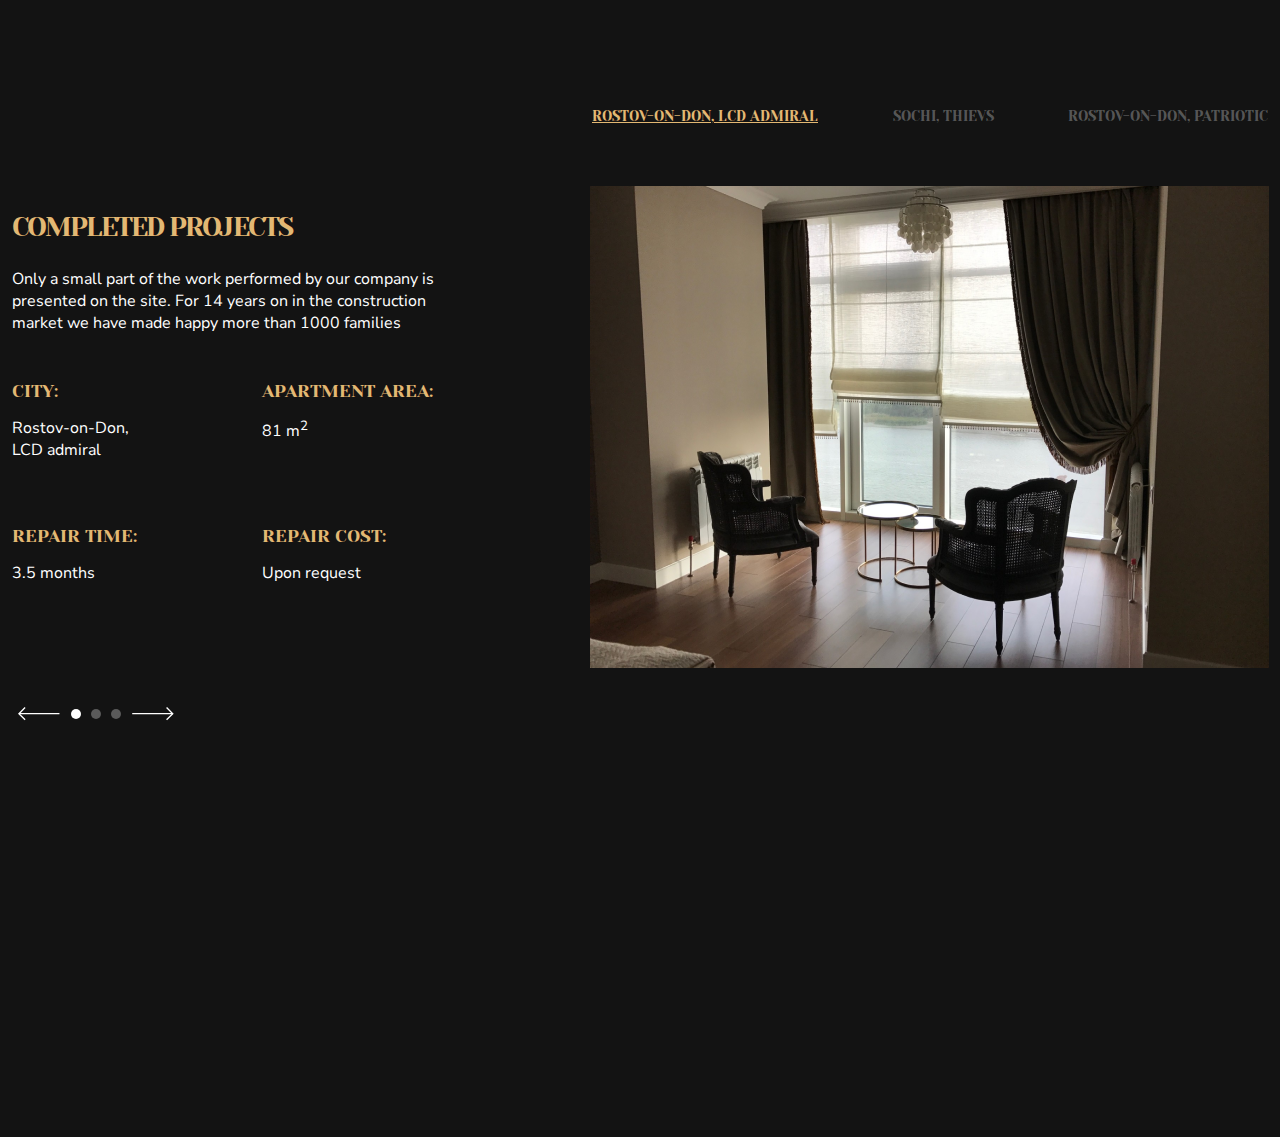
<file: index.html>
<html>
  <head>
    <title>JS Слайдер</title>
    <link rel="stylesheet" href="styles.css">
  </head>
  <body>
    <main>
      <section class="slider">
        <div class="container projects-container slider">
          <div class="slider-links"></div>
            <div class="slider-links"></div>
            <div class="wrapper">
                <div class="projects-desc">
                    <h2 class="title projects-title">Completed projects</h2>
                    <p class="txt projects-txt">Only a small part of the work performed by our company is presented on the site. For 14 years on in the construction market we have made happy more than 1000 families</p>
                    <div class="info-wrap">
                        <div class="info-piece"> 
                            <h3 class="title info-title">City:</h3>
                            <p class="city js-title"></p>
                        </div>
                        <div class="info-piece">
                            <h3 class="title info-title">Apartment area:</h3>
                            <p class="area js-title"></p>
                        </div>
                        <div class="info-piece">
                            <h3 class="title info-title">Repair time:</h3>
                            <p class="time js-title"></p>
                        </div>
                        <div class="info-piece">
                            <h3 class="title info-title">Repair cost:</h3>
                            <p class="cost js-title"></p>
                        </div>
                    </div>
                </div>
                <div class="slider-images"></div>
            </div>
        <div class="slider-nav">
          <button class="slider-arrow left"><svg width="42" height="14" viewBox="0 0 42 14" fill="none" xmlns="http://www.w3.org/2000/svg">
            <path fill-rule="evenodd" clip-rule="evenodd" d="M6.63807 13.2761L2.29917e-05 6.63808L6.63807 3.80641e-05L7.58563 0.947606L1.89516 6.63808L7.58563 12.3286L6.63807 13.2761Z" fill="white"/>
            <path fill-rule="evenodd" clip-rule="evenodd" d="M0.947579 5.96828L41.4556 5.96829L41.4556 7.30835L0.947578 7.30834L0.947579 5.96828Z" fill="white"/>
            </svg></button>
          <div class="slider-dots"></div>
          <button class="slider-arrow right"><svg width="42" height="14" viewBox="0 0 42 14" fill="none" xmlns="http://www.w3.org/2000/svg">
            <path fill-rule="evenodd" clip-rule="evenodd" d="M35.0451 0L41.6831 6.63804L35.0451 13.2761L34.0975 12.3285L39.788 6.63804L34.0975 0.947567L35.0451 0Z" fill="white"/>
            <path fill-rule="evenodd" clip-rule="evenodd" d="M40.7356 7.30784L0.227569 7.30784L0.22757 5.96777L40.7356 5.96778L40.7356 7.30784Z" fill="white"/>
            </svg></button>
        </div>
      </section>
    </main>
    <script src="script.js"></script>
  </body>
</html>
</file>
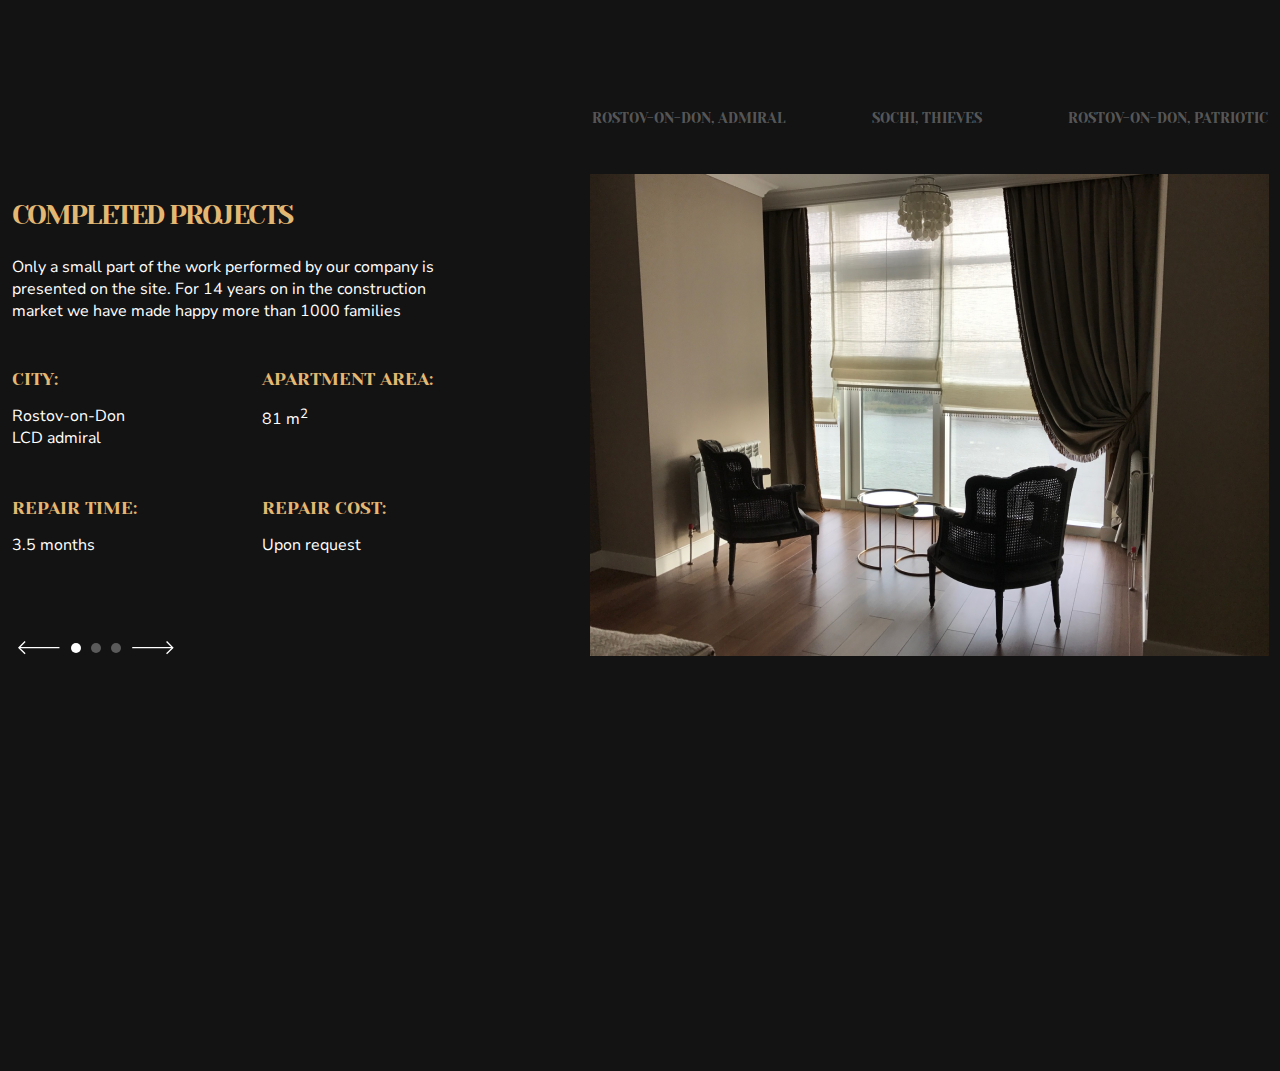
<file: test-index.html>
<html>
  <head>
    <title>Практическое задание: слайдер с фото</title>
    <link rel="stylesheet" href="test-css.css">
  </head>
  <body>
    <main>
      <section class="slider">
        <div class="container projects-container slider">
            <ul class="list first-item projects-list">
                <li><a href="#" class="link projects-link first">Rostov-on-Don, Admiral</a></li>
                <li><a href="#" class="link projects-link second">Sochi, Thieves</a></li>
                <li><a href="#" class="link projects-link third">Rostov-on-Don, Patriotic</a></li> 
            </ul> 
            <div class="slider-links"></div>
            <div class="wrapper">
                <div class="projects-desc">
                    <h2 class="title projects-title">Completed projects</h2>
                    <p class="txt projects-txt">Only a small part of the work performed by our company is presented on the site. For 14 years on in the construction market we have made happy more than 1000 families</p>
                    <div class="info-wrap">
                        <div class="info-piece city"> 
                            <h3 class="title info-title">City:</h3>
                        </div>
                        <div class="info-piece area">
                            <h3 class="title info-title">Apartment area:</h3>
                        </div>
                        <div class="info-piece time">
                            <h3 class="title info-title">Repair time:</h3>
                        </div>
                        <div class="info-piece cost">
                            <h3 class="title info-title">Repair cost:</h3>
                        </div>
                    </div>
                </div>
                <div class="slider-images"></div>
            </div>
        <div class="slider-nav">
          <button class="slider-arrow left"><svg width="42" height="14" viewBox="0 0 42 14" fill="none" xmlns="http://www.w3.org/2000/svg">
            <path fill-rule="evenodd" clip-rule="evenodd" d="M6.63807 13.2761L2.29917e-05 6.63808L6.63807 3.80641e-05L7.58563 0.947606L1.89516 6.63808L7.58563 12.3286L6.63807 13.2761Z" fill="white"/>
            <path fill-rule="evenodd" clip-rule="evenodd" d="M0.947579 5.96828L41.4556 5.96829L41.4556 7.30835L0.947578 7.30834L0.947579 5.96828Z" fill="white"/>
            </svg></button>
          <div class="slider-dots"></div>
          <button class="slider-arrow right"><svg width="42" height="14" viewBox="0 0 42 14" fill="none" xmlns="http://www.w3.org/2000/svg">
            <path fill-rule="evenodd" clip-rule="evenodd" d="M35.0451 0L41.6831 6.63804L35.0451 13.2761L34.0975 12.3285L39.788 6.63804L34.0975 0.947567L35.0451 0Z" fill="white"/>
            <path fill-rule="evenodd" clip-rule="evenodd" d="M40.7356 7.30784L0.227569 7.30784L0.22757 5.96777L40.7356 5.96778L40.7356 7.30784Z" fill="white"/>
            </svg></button>
        </div>
      </section>
    </main>
    <script src="test-js.js"></script>
  </body>
</html>
</file>
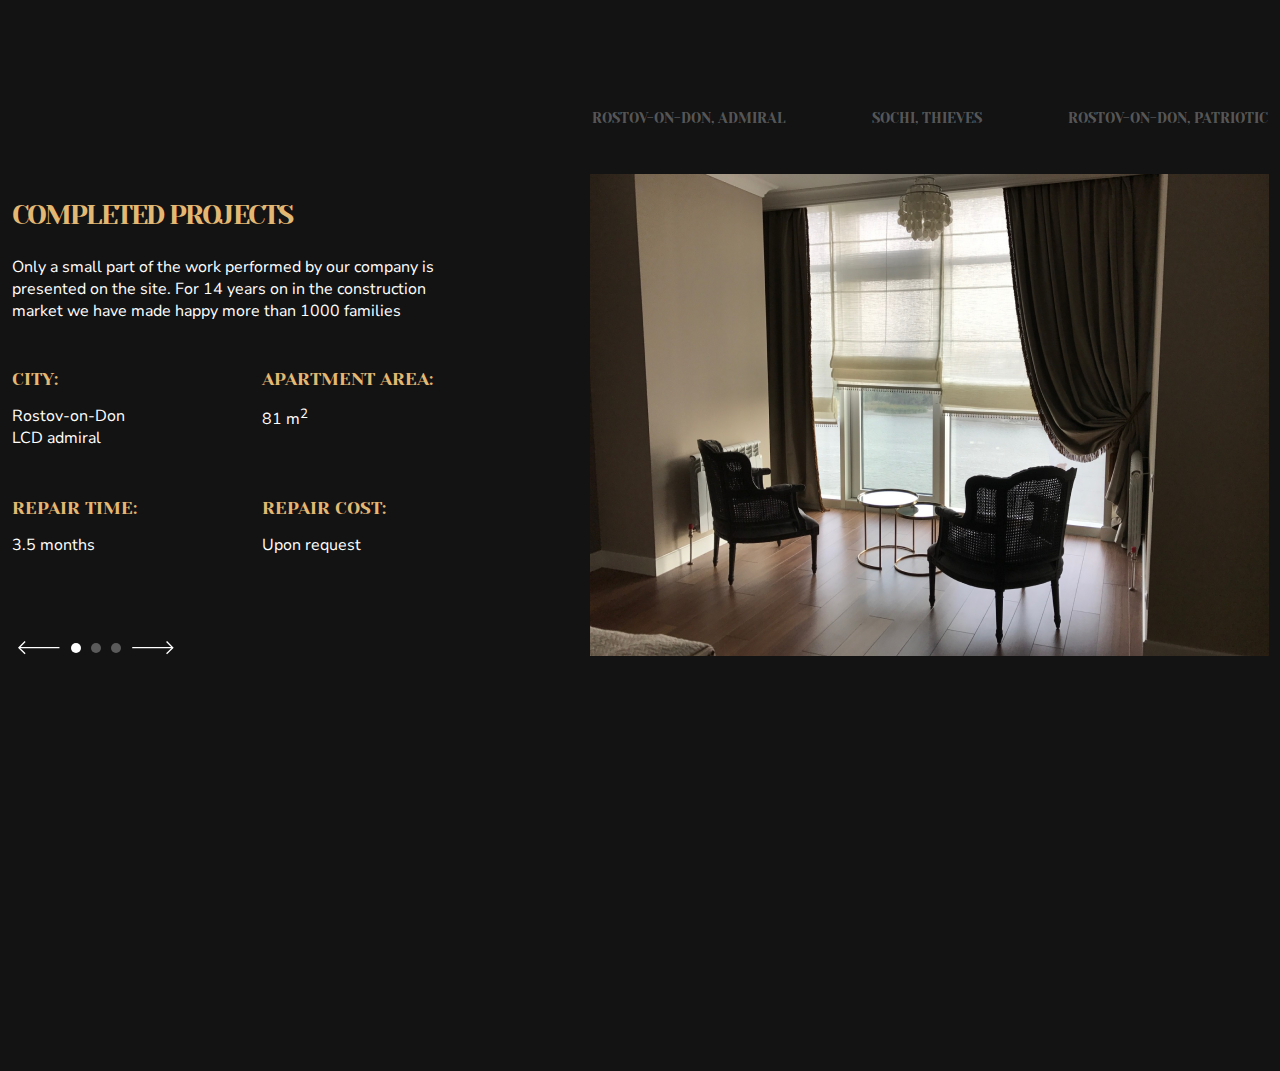
<file: test/test-index.html>
<html>
  <head>
    <title>Практическое задание: слайдер с фото</title>
    <link rel="stylesheet" href="test-css.css">
  </head>
  <body>
    <main>
      <section class="slider">
        <div class="container projects-container slider">
            <ul class="list first-item projects-list">
                <li><a href="#" class="link projects-link">Rostov-on-Don, Admiral</a></li>
                <li><a href="#" class="link projects-link">Sochi, Thieves</a></li>
                <li><a href="#" class="link projects-link">Rostov-on-Don, Patriotic</a></li> 
            </ul> 
            <div class="slider-links"></div>
            <div class="wrapper">
                <div class="projects-desc">
                    <h2 class="title projects-title">Completed projects</h2>
                    <p class="txt projects-txt">Only a small part of the work performed by our company is presented on the site. For 14 years on in the construction market we have made happy more than 1000 families</p>
                    <div class="info-wrap">
                        <div class="info-piece city"> 
                            <h3 class="title info-title">City:</h3>
                        </div>
                        <div class="info-piece area">
                            <h3 class="title info-title">Apartment area:</h3>
                        </div>
                        <div class="info-piece time">
                            <h3 class="title info-title">Repair time:</h3>
                        </div>
                        <div class="info-piece cost">
                            <h3 class="title info-title">Repair cost:</h3>
                        </div>
                    </div>
                </div>
                <div class="slider-images"></div>
            </div>
        <div class="slider-nav">
          <button class="slider-arrow left"><svg width="42" height="14" viewBox="0 0 42 14" fill="none" xmlns="http://www.w3.org/2000/svg">
            <path fill-rule="evenodd" clip-rule="evenodd" d="M6.63807 13.2761L2.29917e-05 6.63808L6.63807 3.80641e-05L7.58563 0.947606L1.89516 6.63808L7.58563 12.3286L6.63807 13.2761Z" fill="white"/>
            <path fill-rule="evenodd" clip-rule="evenodd" d="M0.947579 5.96828L41.4556 5.96829L41.4556 7.30835L0.947578 7.30834L0.947579 5.96828Z" fill="white"/>
            </svg></button>
          <div class="slider-dots"></div>
          <button class="slider-arrow right"><svg width="42" height="14" viewBox="0 0 42 14" fill="none" xmlns="http://www.w3.org/2000/svg">
            <path fill-rule="evenodd" clip-rule="evenodd" d="M35.0451 0L41.6831 6.63804L35.0451 13.2761L34.0975 12.3285L39.788 6.63804L34.0975 0.947567L35.0451 0Z" fill="white"/>
            <path fill-rule="evenodd" clip-rule="evenodd" d="M40.7356 7.30784L0.227569 7.30784L0.22757 5.96777L40.7356 5.96778L40.7356 7.30784Z" fill="white"/>
            </svg></button>
        </div>
      </section>
    </main>
    <script src="test-js.js"></script>
  </body>
</html>
</file>
<file: styles.css>
@import url('https://fonts.googleapis.com/css2?family=Nunito+Sans:ital@0;1&display=swap');
@import url('https://fonts.googleapis.com/css2?family=Yeseva+One&display=swap');

body {
    margin: 0;
    font-family: 'Nunito Sans', sans-serif;
    background-color: #FFFFFF;
    display: flex;
    flex-direction: column;
}

body * {
    box-sizing: border-box;
}

.container {
    max-width: 1256px;
    margin: 0 auto;
}

.title {
    font-family: 'Yeseva One', cursive;
    font-style: normal;
    font-weight: normal;
    font-size: 27px;
    line-height: 37px;
    letter-spacing: -0.07em;
    text-transform: uppercase;
    color: #E3B873;
}

.list {
    list-style: none;
    display: flex;
    justify-content: space-between;
}

.txt {
    font-style: normal;
    font-weight: normal;
    color: #FFFFFF;
}

.slider {
    background-color: #131313;
}

.projects-container {
    padding-top: 107px;
    display: flex;
    flex-direction: column;
    justify-content: space-around;
    padding-bottom: 415px;
}

.slider-links {
    padding: 0;
    margin-left: 580px;
    margin-bottom: 30px;
    margin-top: 0;
    display: flex;
    justify-content: space-between;
}

.slider-links-item {
    font-family: 'Yeseva One', cursive;
    font-style: normal;
    font-weight: normal;
    font-size: 14px;
    line-height: 19px;
    color: rgba(255, 255, 255, 0.3);
    text-decoration: none;
    text-transform: uppercase;
    cursor: pointer;
}

.slider-links-item.active, .slider-links-item:hover {
    color: #E3B873;
    text-decoration: underline;
    transition: .3s;
}

.projects-img {
    width: 679px;
}

.projects-link:hover {
    color: #E3B873;
    text-decoration: underline;
    transition: .4s;
}

.wrapper {
    display: flex;
    flex-direction: row;
    justify-content: space-between;
}


.projects-desc {
    margin-right: 50px;
}

.projects-txt {
    max-width: 450px;
    margin-bottom: 32px;
}

.info-title {
    font-size: 18px;
    line-height: 15px;
    letter-spacing: normal;
}

.info-piece {
    width: 200px;
    height: 25%; 
    margin-right: 50px;
    margin-bottom: 34px;
}
.info-wrap {
    display: flex;
    flex-wrap: wrap;
}

  .slider-images {
    position: relative;
    width: 679px;
  }
  
  
  .slider-images .image {
    position: absolute;
    left: -190px;
    top: 0;
    opacity: 0;
    transition: opacity 800ms ease;
  }
  
  .slider-images .image.active {
    opacity: 1;
  }
  
  .slider-dots {
    display: flex;
  }

  .slider-nav {
      display: flex;
      align-items: center;
      margin-top: 50px;
  }

  .slider-arrow {
      background-color: #131313;
      border: none;
      cursor: pointer;
      outline: none;
  }

  
  .slider-dots-item {
    width: 10px;
    height: 10px;
    background: rgba(255, 255, 255, 0.3);
    border-radius: 50%;
    margin: 0 5px;
    cursor: pointer;
    transition: background 0.4s ease;
  }
  
  .slider-dots-item:hover, .slider-dots-item.active {
    background: #FFFFFF;
  }

  .wrapper {
    display: flex;
    flex-direction: row;
    justify-content: space-between;
}

.js-title {
    max-width: 120px;
    height: 44px;
}
</file>
<file: test-css.css>
@import url('https://fonts.googleapis.com/css2?family=Nunito+Sans:ital@0;1&display=swap');
@import url('https://fonts.googleapis.com/css2?family=Yeseva+One&display=swap');

body {
    margin: 0;
    font-family: 'Nunito Sans', sans-serif;
    background-color: #FFFFFF;
    display: flex;
    flex-direction: column;
}

body * {
    box-sizing: border-box;
}

.container {
    max-width: 1256px;
    margin: 0 auto;
}

.title {
    font-family: 'Yeseva One', cursive;
    font-style: normal;
    font-weight: normal;
    font-size: 27px;
    line-height: 37px;
    letter-spacing: -0.07em;
    text-transform: uppercase;
    color: #E3B873;
}

.list {
    list-style: none;
    display: flex;
    justify-content: space-between;
}

.txt {
    font-style: normal;
    font-weight: normal;
    color: #FFFFFF;
}

.slider {
    background-color: #131313;
}

.projects-container {
    padding-top: 107px;
    display: flex;
    flex-direction: column;
    justify-content: space-around;
    padding-bottom: 415px;
}

.projects-list{
    padding: 0;
    margin-left: 580px;
    margin-bottom: 45px;
    margin-top: 0;
}

.projects-link {
    font-family: 'Yeseva One', cursive;
    font-style: normal;
    font-weight: normal;
    font-size: 14px;
    line-height: 19px;
    color: rgba(255, 255, 255, 0.3);
    text-decoration: none;
    text-transform: uppercase;
}

.projects-img {
    width: 679px;
}

.projects-link:hover {
    color: #E3B873;
    text-decoration: underline;
    transition: .4s;
}

.wrapper {
    display: flex;
    flex-direction: row;
    justify-content: space-between;
}


.projects-desc {
    margin-right: 50px;
}

.projects-txt {
    max-width: 450px;
    margin-bottom: 32px;
}

.info-title {
    font-size: 18px;
    line-height: 15px;
    letter-spacing: normal;
}

.info-piece {
    width: 200px;
    height: 25%; 
    margin-right: 50px;
    margin-bottom: 34px;
}
.info-wrap {
    display: flex;
    flex-wrap: wrap;
}

  .slider-images {
    position: relative;
    width: 679px;
  }
  
  
  .slider-images .image {
    position: absolute;
    left: -190px;
    top: 0;
    opacity: 0;
    transition: opacity 800ms ease;
  }
  
  .slider-images .image.active {
    opacity: 1;
  }
  
  .slider-dots {
    display: flex;
  }

  .slider-nav {
      display: flex;
      align-items: center;
      margin-top: 50px;
  }

  .slider-arrow {
      background-color: #131313;
      border: none;
      cursor: pointer;
      outline: none;
  }

  
  .slider-dots-item {
    width: 10px;
    height: 10px;
    background: rgba(255, 255, 255, 0.3);
    border-radius: 50%;
    margin: 0 5px;
    cursor: pointer;
    transition: background 0.4s ease;
  }
  
  .slider-dots-item:hover, .slider-dots-item.active {
    background: #FFFFFF;
  }

  .wrapper {
    display: flex;
    flex-direction: row;
    justify-content: space-between;
}
</file>
<file: test/test-css.css>
@import url('https://fonts.googleapis.com/css2?family=Nunito+Sans:ital@0;1&display=swap');
@import url('https://fonts.googleapis.com/css2?family=Yeseva+One&display=swap');

body {
    margin: 0;
    font-family: 'Nunito Sans', sans-serif;
    background-color: #FFFFFF;
    display: flex;
    flex-direction: column;
}

body * {
    box-sizing: border-box;
}

.container {
    max-width: 1256px;
    margin: 0 auto;
}

.title {
    font-family: 'Yeseva One', cursive;
    font-style: normal;
    font-weight: normal;
    font-size: 27px;
    line-height: 37px;
    letter-spacing: -0.07em;
    text-transform: uppercase;
    color: #E3B873;
}

.list {
    list-style: none;
    display: flex;
    justify-content: space-between;
}

.txt {
    font-style: normal;
    font-weight: normal;
    color: #FFFFFF;
}

.slider {
    background-color: #131313;
}

.projects-container {
    padding-top: 107px;
    display: flex;
    flex-direction: column;
    justify-content: space-around;
    padding-bottom: 415px;
}

.projects-list{
    padding: 0;
    margin-left: 580px;
    margin-bottom: 45px;
    margin-top: 0;
}

.projects-link {
    font-family: 'Yeseva One', cursive;
    font-style: normal;
    font-weight: normal;
    font-size: 14px;
    line-height: 19px;
    color: rgba(255, 255, 255, 0.3);
    text-decoration: none;
    text-transform: uppercase;
}

.projects-img {
    width: 679px;
}

.projects-link:hover, .projects-link.active {
    color: #E3B873;
    text-decoration: underline;

}

.wrapper {
    display: flex;
    flex-direction: row;
    justify-content: space-between;
}


.projects-desc {
    margin-right: 50px;
}

.projects-txt {
    max-width: 450px;
    margin-bottom: 32px;
}

.info-title {
    font-size: 18px;
    line-height: 15px;
    letter-spacing: normal;
}

.info-piece {
    width: 200px;
    height: 25%; 
    margin-right: 50px;
    margin-bottom: 34px;
}
.info-wrap {
    display: flex;
    flex-wrap: wrap;
}

  .slider-images {
    position: relative;
    width: 679px;
  }
  
  
  .slider-images .image {
    position: absolute;
    left: -190px;
    top: 0;
    opacity: 0;
    transition: opacity 800ms ease;
  }
  
  .slider-images .image.active {
    opacity: 1;
  }
  
  .slider-dots {
    display: flex;
  }

  .slider-nav {
      display: flex;
      align-items: center;
      margin-top: 50px;
  }

  .slider-arrow {
      background-color: #131313;
      border: none;
      cursor: pointer;
      outline: none;
  }

  
  .slider-dots-item {
    width: 10px;
    height: 10px;
    background: rgba(255, 255, 255, 0.3);
    border-radius: 50%;
    margin: 0 5px;
    cursor: pointer;
    transition: background 0.4s ease;
  }
  
  .slider-dots-item:hover, .slider-dots-item.active {
    background: #FFFFFF;
  }

  .wrapper {
    display: flex;
    flex-direction: row;
    justify-content: space-between;
}
</file>
